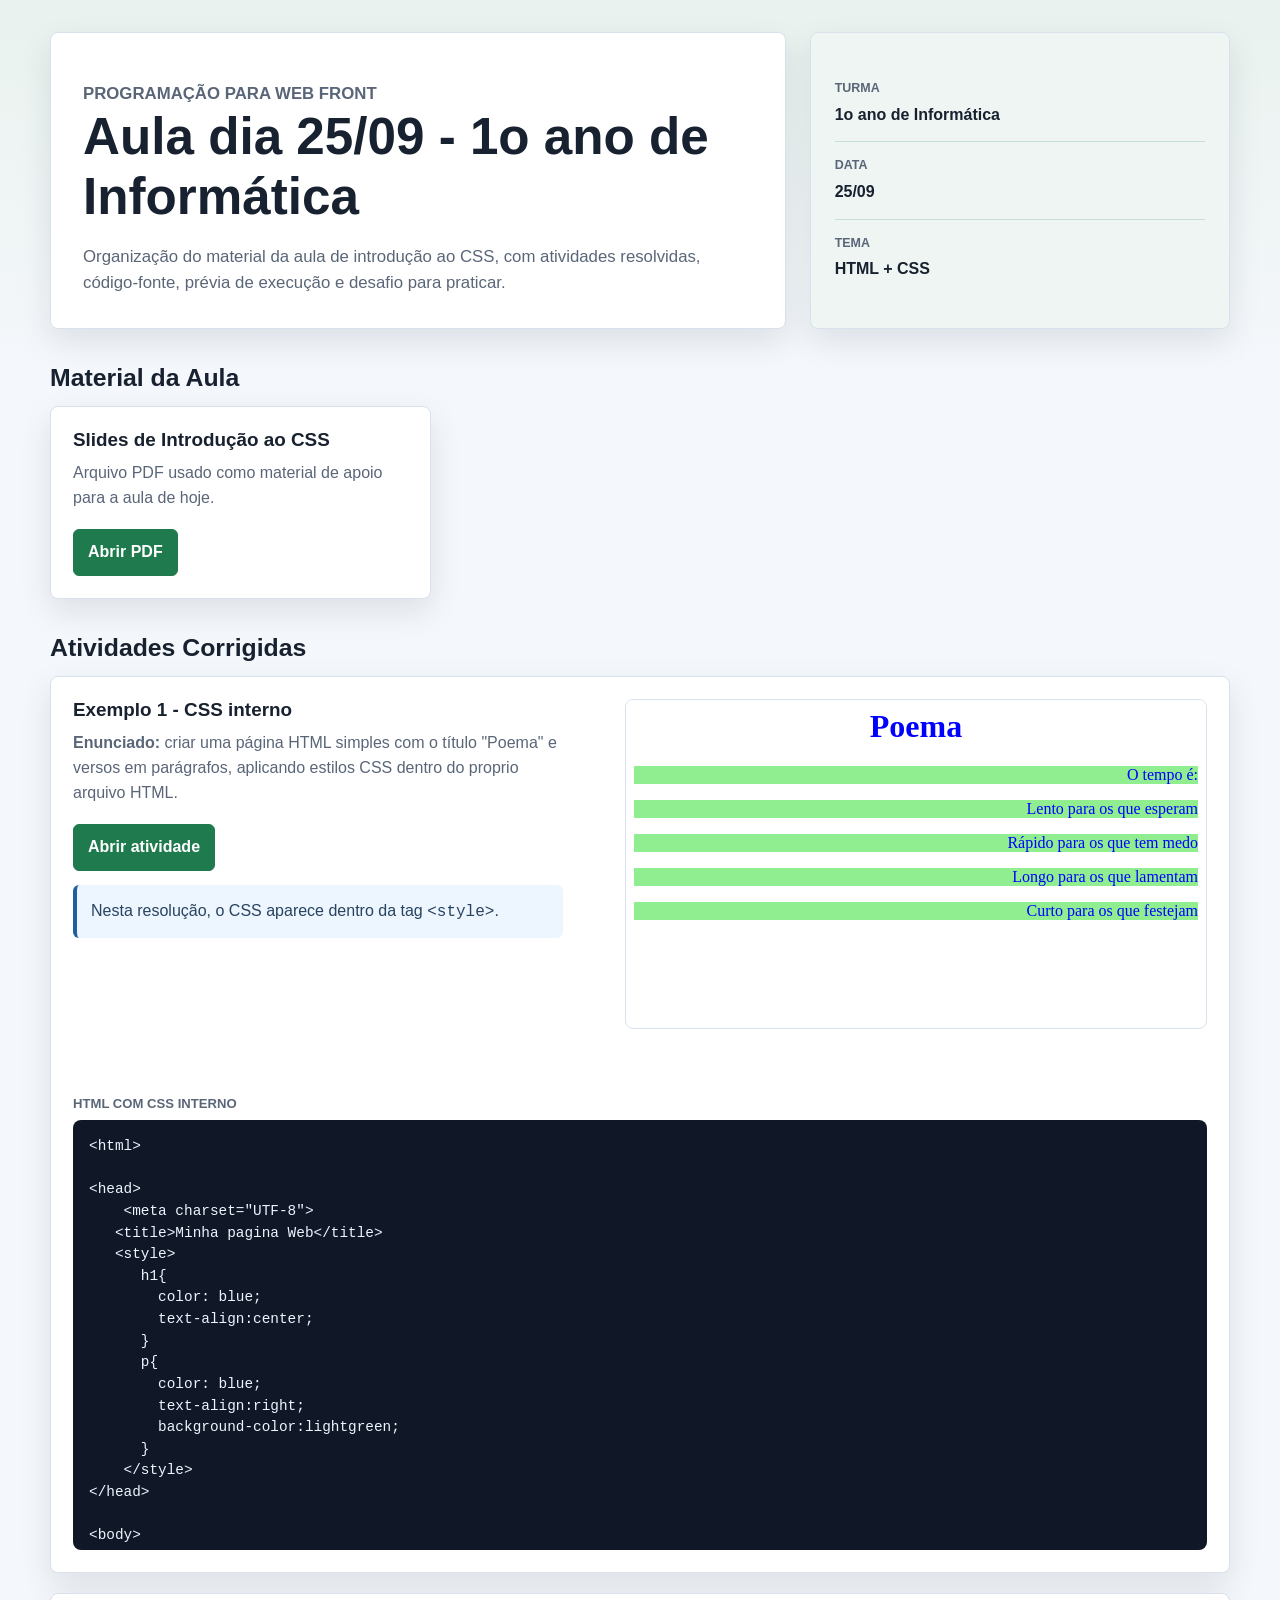
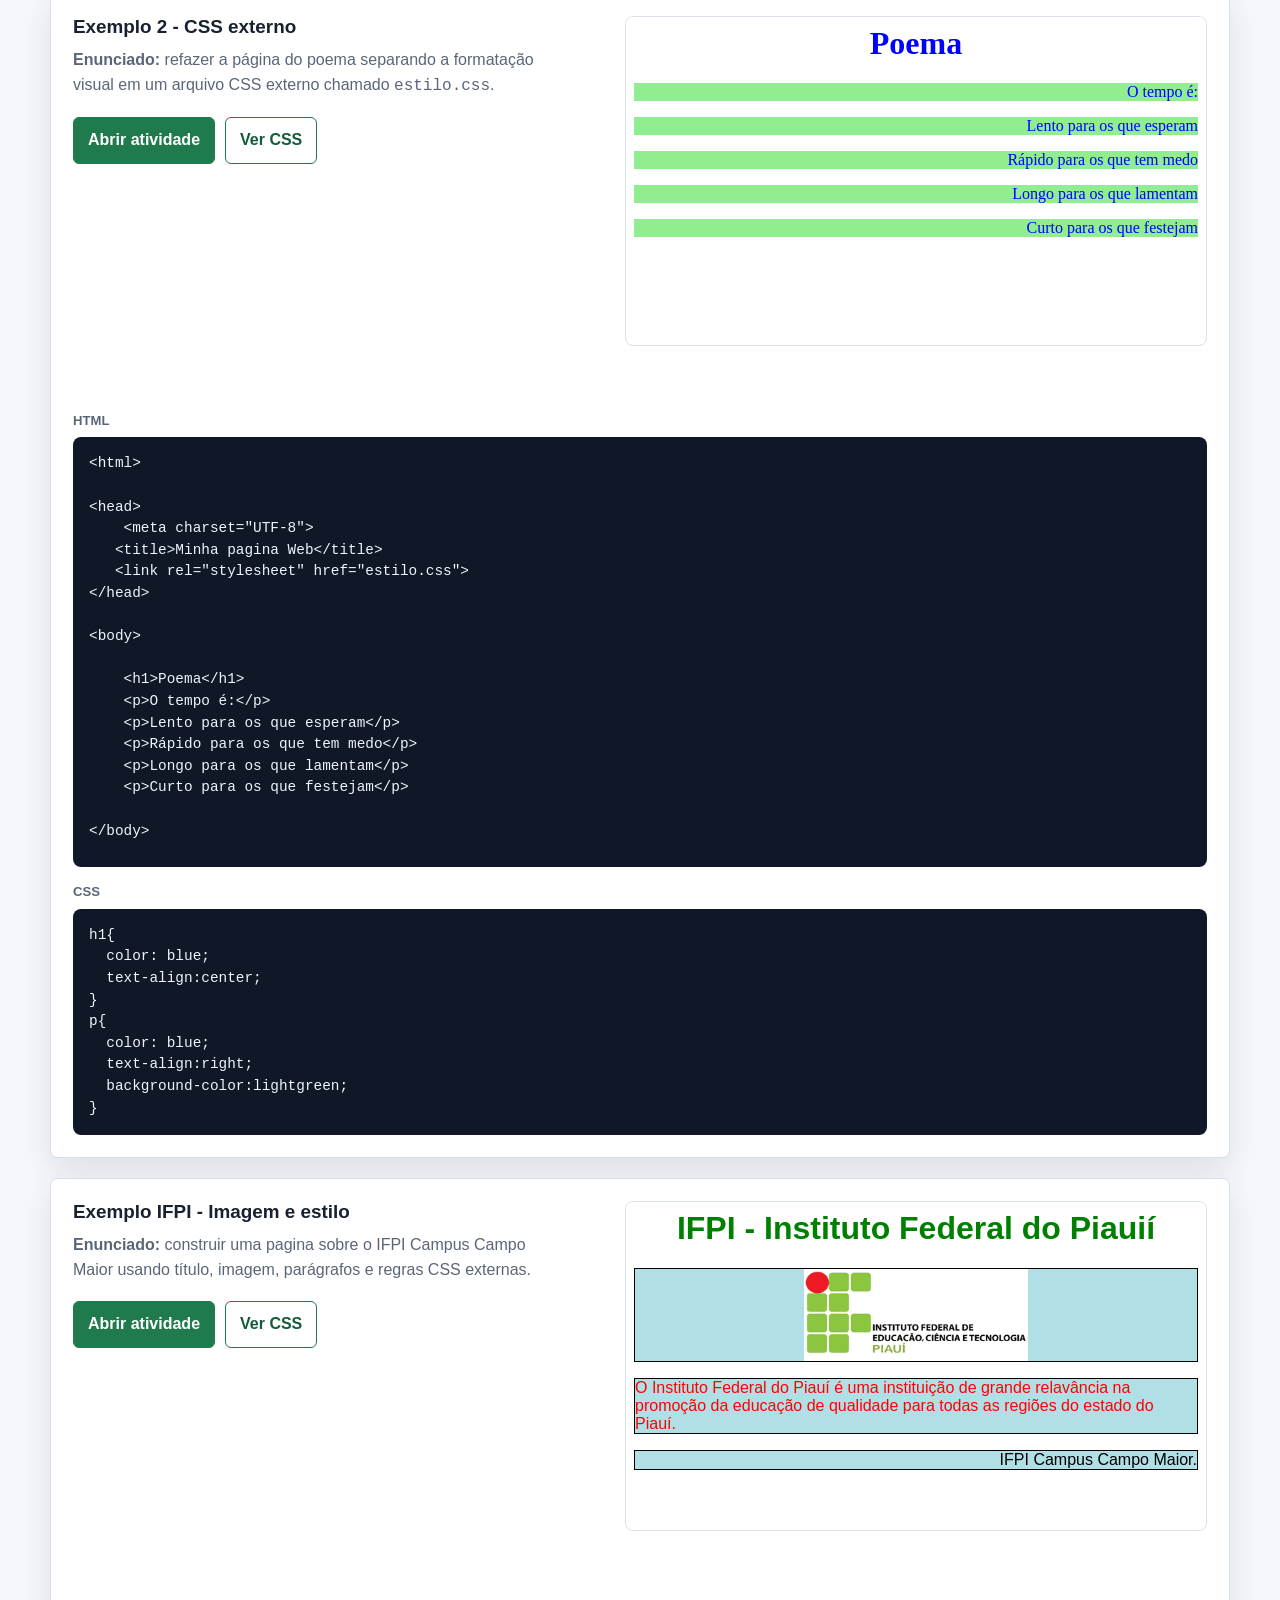
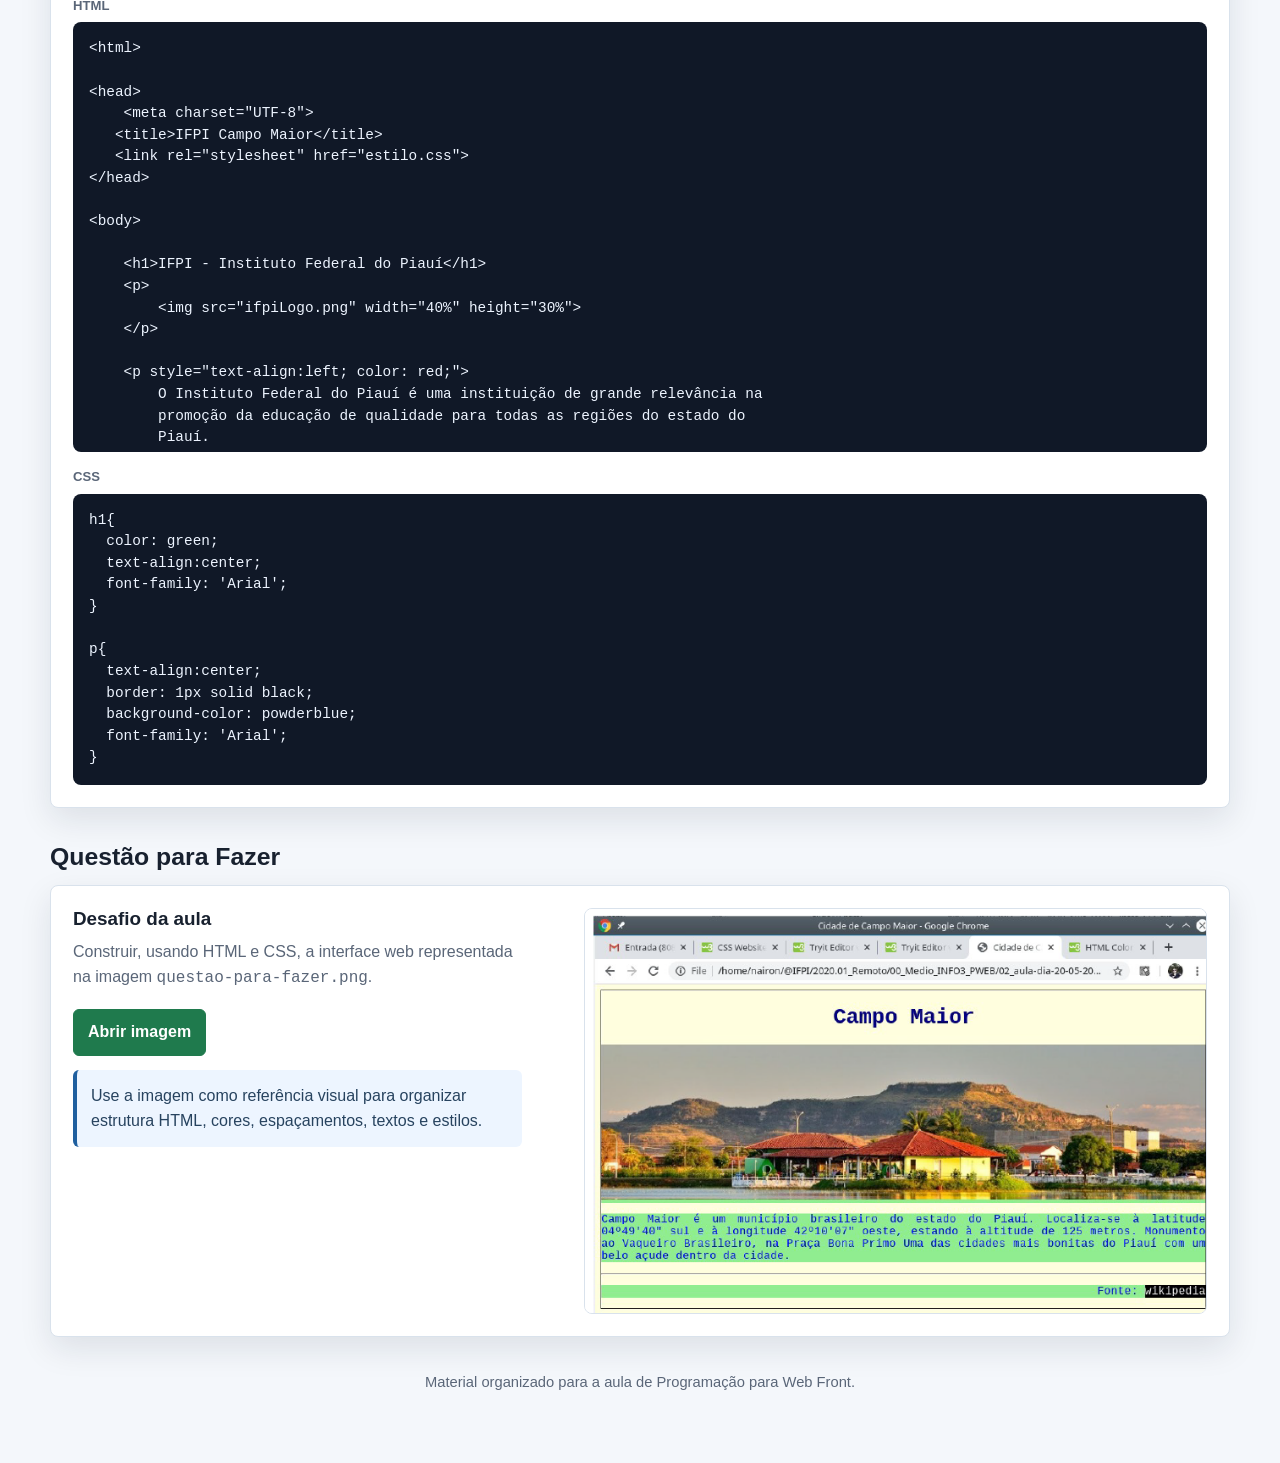
<file: index.html>
<!DOCTYPE html>
<html lang="pt-BR">
<head>
  <meta charset="UTF-8">
  <meta name="viewport" content="width=device-width, initial-scale=1.0">
  <title>Aula 25/09 - Programa&ccedil;&atilde;o para Web Front</title>
  <style>
    :root {
      --bg: #f4f7fb;
      --surface: #ffffff;
      --surface-soft: #eef5f2;
      --text: #18212f;
      --muted: #5a6678;
      --primary: #1f7a4d;
      --primary-dark: #135c39;
      --accent: #1f5f9f;
      --border: #d9e2ec;
      --shadow: 0 12px 32px rgba(24, 33, 47, 0.10);
      --code-bg: #101827;
    }

    * {
      box-sizing: border-box;
    }

    body {
      margin: 0;
      font-family: Arial, Helvetica, sans-serif;
      color: var(--text);
      background:
        linear-gradient(180deg, #e9f2ee 0%, rgba(233, 242, 238, 0) 360px),
        var(--bg);
      line-height: 1.55;
    }

    a {
      color: inherit;
    }

    .page {
      width: min(1180px, calc(100% - 32px));
      margin: 0 auto;
      padding: 32px 0 48px;
    }

    .hero {
      display: grid;
      grid-template-columns: 1.4fr 0.8fr;
      gap: 24px;
      align-items: stretch;
      margin-bottom: 24px;
    }

    .hero-main,
    .hero-side,
    .card {
      background: var(--surface);
      border: 1px solid var(--border);
      border-radius: 8px;
      box-shadow: var(--shadow);
    }

    .hero-main {
      padding: 32px;
    }

    .eyebrow {
      margin: 0 0 10px;
      color: var(--primary-dark);
      font-size: 0.82rem;
      font-weight: 700;
      letter-spacing: 0;
      text-transform: uppercase;
    }

    h1,
    h2,
    h3 {
      margin: 0;
      line-height: 1.18;
    }

    h1 {
      max-width: 780px;
      font-size: clamp(2rem, 4vw, 3.6rem);
    }

    .hero-main p {
      max-width: 760px;
      margin: 16px 0 0;
      color: var(--muted);
      font-size: 1.05rem;
    }

    .hero-side {
      display: grid;
      gap: 14px;
      padding: 24px;
      align-content: center;
      background: var(--surface-soft);
    }

    .info-item {
      padding-bottom: 14px;
      border-bottom: 1px solid rgba(31, 122, 77, 0.18);
    }

    .info-item:last-child {
      padding-bottom: 0;
      border-bottom: 0;
    }

    .info-label {
      display: block;
      color: var(--muted);
      font-size: 0.78rem;
      font-weight: 700;
      text-transform: uppercase;
    }

    .info-value {
      display: block;
      margin-top: 4px;
      font-weight: 700;
    }

    .section-title {
      margin: 34px 0 14px;
      font-size: 1.55rem;
    }

    .grid {
      display: grid;
      grid-template-columns: repeat(3, minmax(0, 1fr));
      gap: 18px;
    }

    .card {
      overflow: hidden;
    }

    .card-body {
      padding: 22px;
    }

    .card h3 {
      font-size: 1.18rem;
    }

    .card p {
      margin: 10px 0 0;
      color: var(--muted);
    }

    .actions {
      display: flex;
      flex-wrap: wrap;
      gap: 10px;
      margin-top: 18px;
    }

    .button {
      display: inline-flex;
      align-items: center;
      justify-content: center;
      min-height: 42px;
      padding: 10px 14px;
      border-radius: 6px;
      border: 1px solid var(--primary);
      background: var(--primary);
      color: #ffffff;
      font-weight: 700;
      text-decoration: none;
    }

    .button.secondary {
      background: #ffffff;
      color: var(--primary-dark);
    }

    .activity {
      display: grid;
      grid-template-columns: minmax(0, 0.92fr) minmax(0, 1.08fr);
      gap: 18px;
      margin-bottom: 20px;
    }

    .preview {
      min-height: 320px;
      border: 1px solid var(--border);
      border-radius: 8px;
      overflow: hidden;
      background: #ffffff;
    }

    iframe {
      width: 100%;
      height: 100%;
      min-height: 320px;
      border: 0;
      background: #ffffff;
    }

    .code-group {
      display: grid;
      grid-column: 1 / -1;
      gap: 12px;
    }

    .code-title {
      display: inline-block;
      margin: 0 0 6px;
      color: var(--muted);
      font-size: 0.82rem;
      font-weight: 700;
      text-transform: uppercase;
    }

    pre {
      max-height: 430px;
      margin: 0;
      padding: 16px;
      overflow: auto;
      border-radius: 8px;
      background: var(--code-bg);
      color: #edf4ff;
      font-size: 0.9rem;
      line-height: 1.5;
    }

    code {
      font-family: Consolas, Monaco, "Courier New", monospace;
    }

    .challenge {
      display: grid;
      grid-template-columns: minmax(0, 0.85fr) minmax(280px, 1.15fr);
      gap: 18px;
      align-items: start;
    }

    .challenge img {
      display: block;
      width: 100%;
      border: 1px solid var(--border);
      border-radius: 8px;
      background: #ffffff;
    }

    .note {
      margin-top: 14px;
      padding: 14px;
      border-left: 4px solid var(--accent);
      background: #edf5ff;
      color: #27435f;
      border-radius: 6px;
    }

    footer {
      margin-top: 34px;
      color: var(--muted);
      text-align: center;
      font-size: 0.92rem;
    }

    @media (max-width: 980px) {
      .hero,
      .activity,
      .challenge {
        grid-template-columns: 1fr;
      }

      .grid {
        grid-template-columns: 1fr;
      }
    }

    @media (max-width: 560px) {
      .page {
        width: min(100% - 20px, 1180px);
        padding-top: 18px;
      }

      .hero-main,
      .hero-side,
      .card-body {
        padding: 18px;
      }

      pre {
        font-size: 0.78rem;
      }
    }
  </style>
</head>
<body>
  <main class="page">
    <section class="hero" aria-labelledby="titulo-aula">
      <div class="hero-main">
        <p class="eyebrow">Programa&ccedil;&atilde;o para Web Front</p>
        <h1 id="titulo-aula">Aula dia 25/09 - 1o ano de Inform&aacute;tica</h1>
        <p>
          Organiza&ccedil;&atilde;o do material da aula de introdu&ccedil;&atilde;o ao CSS, com atividades
          resolvidas, c&oacute;digo-fonte, pr&eacute;via de execu&ccedil;&atilde;o e desafio para praticar.
        </p>
      </div>

      <aside class="hero-side" aria-label="Informacoes da aula">
        <div class="info-item">
          <span class="info-label">Turma</span>
          <span class="info-value">1o ano de Inform&aacute;tica</span>
        </div>
        <div class="info-item">
          <span class="info-label">Data</span>
          <span class="info-value">25/09</span>
        </div>
        <div class="info-item">
          <span class="info-label">Tema</span>
          <span class="info-value">HTML + CSS</span>
        </div>
      </aside>
    </section>

    <section aria-labelledby="materiais">
      <h2 class="section-title" id="materiais">Material da Aula</h2>
      <div class="grid">
        <article class="card">
          <div class="card-body">
            <h3>Slides de Introdu&ccedil;&atilde;o ao CSS</h3>
            <p>
              Arquivo PDF usado como material de apoio para a aula de hoje.
            </p>
            <div class="actions">
              <a class="button" href="VIDEO1_1aSemana_SLIDES_17_12_2020_INTRO_CSS_Parte_I_II_III.pdf" target="_blank" rel="noopener">
                Abrir PDF
              </a>
            </div>
          </div>
        </article>
      </div>
    </section>

    <section aria-labelledby="atividades">
      <h2 class="section-title" id="atividades">Atividades Corrigidas</h2>

      <article class="card activity">
        <div class="card-body">
          <h3>Exemplo 1 - CSS interno</h3>
          <p>
            <strong>Enunciado:</strong> criar uma p&aacute;gina HTML simples com o
            t&iacute;tulo "Poema" e versos em par&aacute;grafos, aplicando estilos CSS dentro
            do proprio arquivo HTML.
          </p>
          <div class="actions">
            <a class="button" href="codigos/exemplo1/index.html" target="_blank" rel="noopener">Abrir atividade</a>
          </div>
          <div class="note">
            Nesta resolu&ccedil;&atilde;o, o CSS aparece dentro da tag <code>&lt;style&gt;</code>.
          </div>
        </div>
        <div class="card-body">
          <div class="preview">
            <iframe title="Previa do Exemplo 1" src="codigos/exemplo1/index.html"></iframe>
          </div>
        </div>
        <div class="card-body code-group">
          <div>
            <span class="code-title">HTML com CSS interno</span>
            <pre><code>&lt;html&gt;

&lt;head&gt;
    &lt;meta charset="UTF-8"&gt;
   &lt;title&gt;Minha pagina Web&lt;/title&gt;
   &lt;style&gt;
      h1{
        color: blue; 
        text-align:center;
      }
      p{
        color: blue; 
        text-align:right; 
        background-color:lightgreen;
      }
    &lt;/style&gt;
&lt;/head&gt;

&lt;body&gt;
  
    &lt;h1&gt;Poema&lt;/h1&gt;
    &lt;p&gt;O tempo &eacute;:&lt;/p&gt;
    &lt;p&gt;Lento para os que esperam&lt;/p&gt;
    &lt;p&gt;R&aacute;pido para os que tem medo&lt;/p&gt;
    &lt;p&gt;Longo para os que lamentam&lt;/p&gt;
    &lt;p&gt;Curto para os que festejam&lt;/p&gt;

&lt;/body&gt;

&lt;/html&gt;</code></pre>
          </div>
        </div>
      </article>

      <article class="card activity">
        <div class="card-body">
          <h3>Exemplo 2 - CSS externo</h3>
          <p>
            <strong>Enunciado:</strong> refazer a p&aacute;gina do poema separando a
            formata&ccedil;&atilde;o visual em um arquivo CSS externo chamado
            <code>estilo.css</code>.
          </p>
          <div class="actions">
            <a class="button" href="codigos/exemplo2/index.html" target="_blank" rel="noopener">Abrir atividade</a>
            <a class="button secondary" href="codigos/exemplo2/estilo.css" target="_blank" rel="noopener">Ver CSS</a>
          </div>
        </div>
        <div class="card-body">
          <div class="preview">
            <iframe title="Previa do Exemplo 2" src="codigos/exemplo2/index.html"></iframe>
          </div>
        </div>
        <div class="card-body code-group">
          <div>
            <span class="code-title">HTML</span>
            <pre><code>&lt;html&gt;

&lt;head&gt;
    &lt;meta charset="UTF-8"&gt;
   &lt;title&gt;Minha pagina Web&lt;/title&gt;
   &lt;link rel="stylesheet" href="estilo.css"&gt;
&lt;/head&gt;

&lt;body&gt;
  
    &lt;h1&gt;Poema&lt;/h1&gt;
    &lt;p&gt;O tempo &eacute;:&lt;/p&gt;
    &lt;p&gt;Lento para os que esperam&lt;/p&gt;
    &lt;p&gt;R&aacute;pido para os que tem medo&lt;/p&gt;
    &lt;p&gt;Longo para os que lamentam&lt;/p&gt;
    &lt;p&gt;Curto para os que festejam&lt;/p&gt;

&lt;/body&gt;

&lt;/html&gt;</code></pre>
          </div>
          <div>
            <span class="code-title">CSS</span>
            <pre><code>h1{
  color: blue; 
  text-align:center;
}
p{
  color: blue; 
  text-align:right; 
  background-color:lightgreen;
}</code></pre>
          </div>
        </div>
      </article>

      <article class="card activity">
        <div class="card-body">
          <h3>Exemplo IFPI - Imagem e estilo</h3>
          <p>
            <strong>Enunciado:</strong> construir uma pagina sobre o IFPI Campus
            Campo Maior usando t&iacute;tulo, imagem, par&aacute;grafos e regras CSS externas.
          </p>
          <div class="actions">
            <a class="button" href="codigos/exemplo3-ifpi/index.html" target="_blank" rel="noopener">Abrir atividade</a>
            <a class="button secondary" href="codigos/exemplo3-ifpi/estilo.css" target="_blank" rel="noopener">Ver CSS</a>
          </div>
        </div>
        <div class="card-body">
          <div class="preview">
            <iframe title="Previa do Exemplo IFPI" src="codigos/exemplo3-ifpi/index.html"></iframe>
          </div>
        </div>
        <div class="card-body code-group">
          <div>
            <span class="code-title">HTML</span>
            <pre><code>&lt;html&gt;

&lt;head&gt;
    &lt;meta charset="UTF-8"&gt;
   &lt;title&gt;IFPI Campo Maior&lt;/title&gt;
   &lt;link rel="stylesheet" href="estilo.css"&gt;
&lt;/head&gt;

&lt;body&gt;
  
    &lt;h1&gt;IFPI - Instituto Federal do Piau&iacute;&lt;/h1&gt;
    &lt;p&gt;
        &lt;img src="ifpiLogo.png" width="40%" height="30%"&gt;
    &lt;/p&gt;

    &lt;p style="text-align:left; color: red;"&gt;
        O Instituto Federal do Piau&iacute; &eacute; uma institui&ccedil;&atilde;o de grande relev&acirc;ncia na
        promo&ccedil;&atilde;o da educa&ccedil;&atilde;o de qualidade para todas as regi&otilde;es do estado do 
        Piau&iacute;.
    &lt;/p&gt;

    &lt;p style="text-align:right;"&gt;
       IFPI Campus Campo Maior.     
    &lt;/p&gt;

&lt;/body&gt;

&lt;/html&gt;</code></pre>
          </div>
          <div>
            <span class="code-title">CSS</span>
            <pre><code>h1{
  color: green;
  text-align:center;
  font-family: 'Arial';
}

p{
  text-align:center;
  border: 1px solid black;
  background-color: powderblue;
  font-family: 'Arial';  
}</code></pre>
          </div>
        </div>
      </article>
    </section>

    <section aria-labelledby="desafio">
      <h2 class="section-title" id="desafio">Quest&atilde;o para Fazer</h2>
      <article class="card challenge">
        <div class="card-body">
          <h3>Desafio da aula</h3>
          <p>
            Construir, usando HTML e CSS, a interface web representada na imagem
            <code>questao-para-fazer.png</code>.
          </p>
          <div class="actions">
            <a class="button" href="codigos/questao-para-fazer.png" target="_blank" rel="noopener">Abrir imagem</a>
          </div>
          <div class="note">
            Use a imagem como refer&ecirc;ncia visual para organizar estrutura HTML,
            cores, espa&ccedil;amentos, textos e estilos.
          </div>
        </div>
        <div class="card-body">
          <img src="codigos/questao-para-fazer.png" alt="Imagem da questao para fazer em HTML e CSS">
        </div>
      </article>
    </section>

    <footer>
      Material organizado para a aula de Programa&ccedil;&atilde;o para Web Front.
    </footer>
  </main>
</body>
</html>
</file>
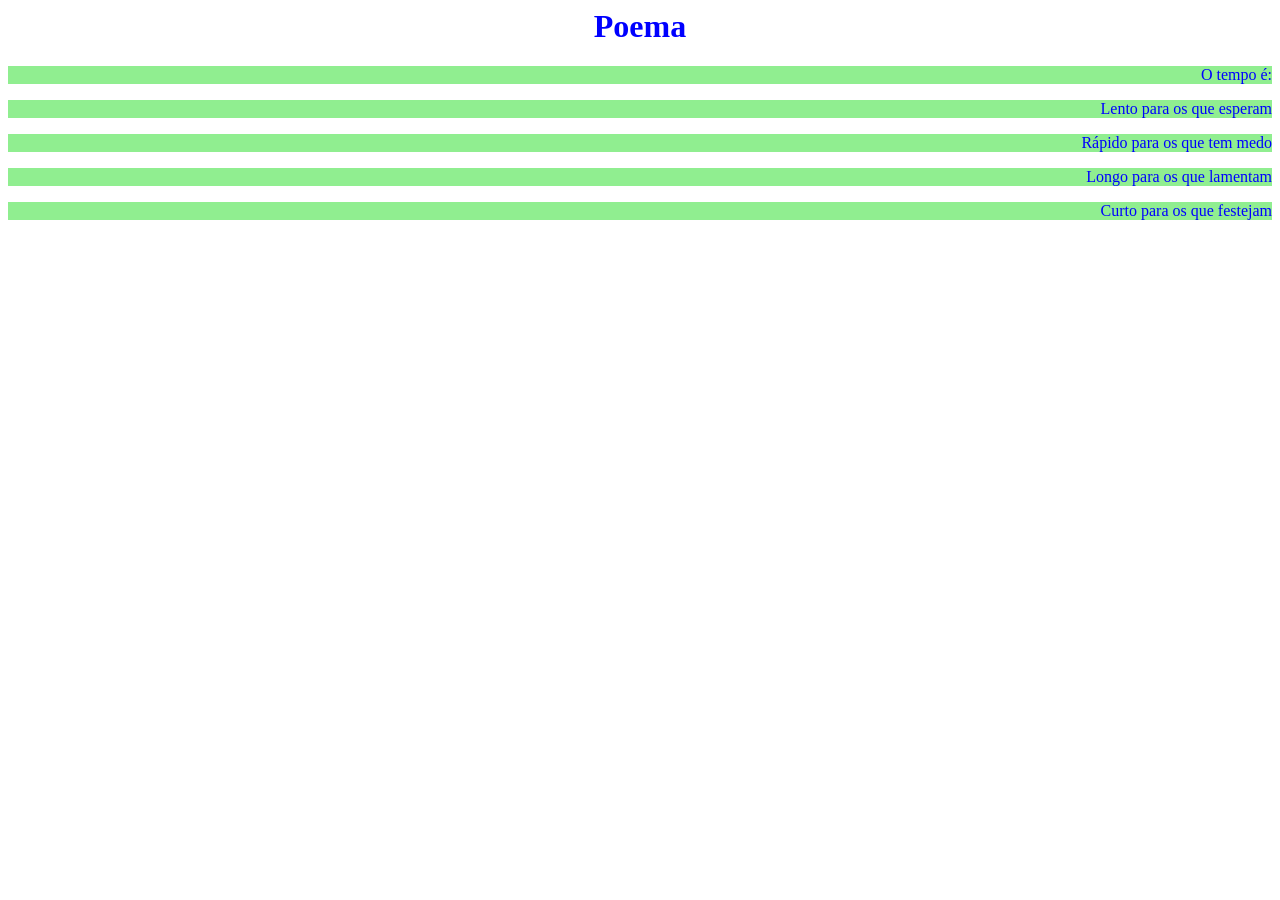
<file: codigos/exemplo1/index.html>
<html>

<head>
    <meta charset="UTF-8">
   <title>Minha pagina Web</title>
   <style>
      h1{
        color: blue; 
        text-align:center;
      }
      p{
        color: blue; 
        text-align:right; 
        background-color:lightgreen;
      }
    </style>
</head>

<body>
  
    <h1>Poema</h1>
    <p>O tempo é:</p>
    <p>Lento para os que esperam</p>
    <p>Rápido para os que tem medo</p>
    <p>Longo para os que lamentam</p>
    <p>Curto para os que festejam</p>

</body>

</html>
</file>
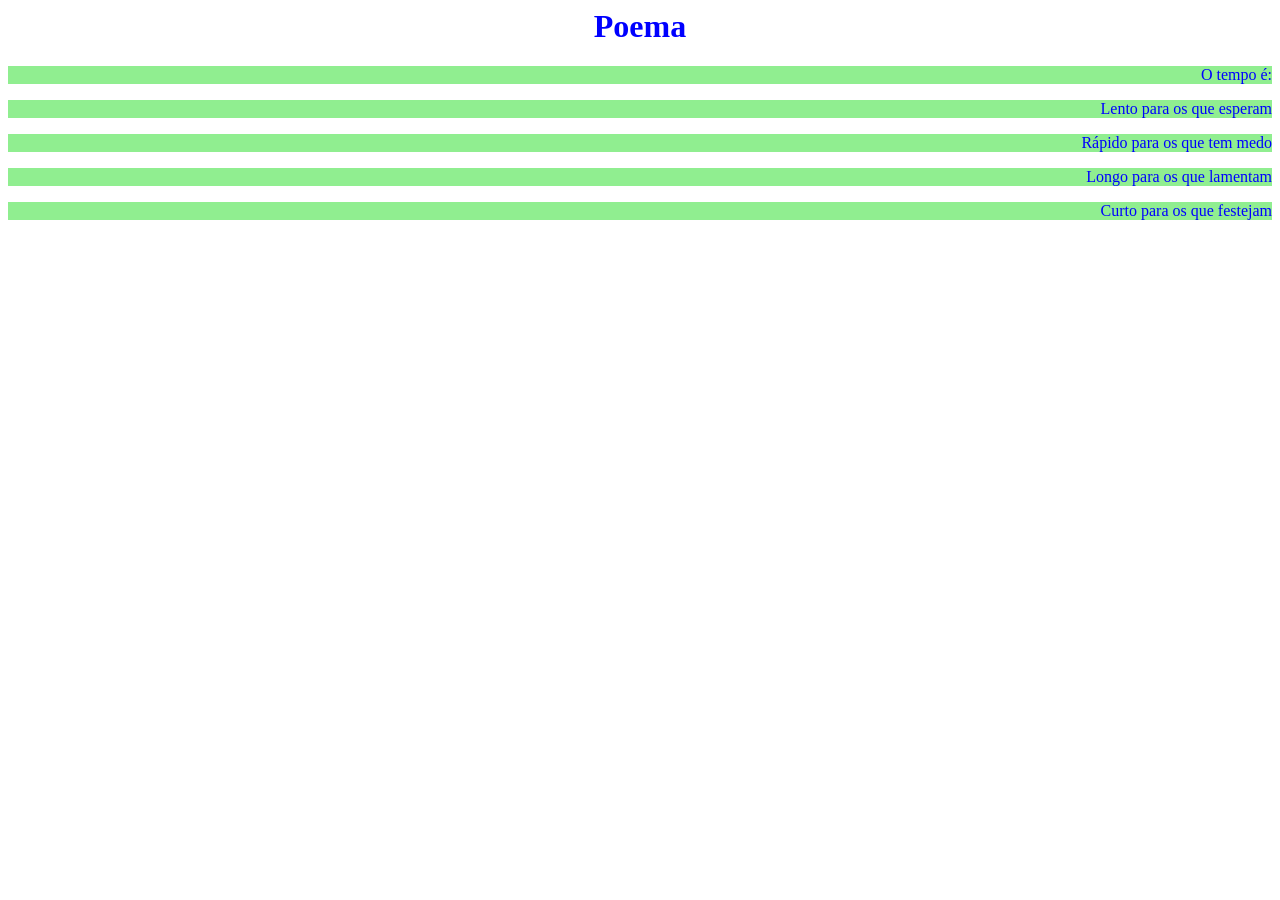
<file: codigos/exemplo2/index.html>
<html>

<head>
    <meta charset="UTF-8">
   <title>Minha pagina Web</title>
   <link rel="stylesheet" href="estilo.css">
</head>

<body>
  
    <h1>Poema</h1>
    <p>O tempo é:</p>
    <p>Lento para os que esperam</p>
    <p>Rápido para os que tem medo</p>
    <p>Longo para os que lamentam</p>
    <p>Curto para os que festejam</p>

</body>

</html>
</file>
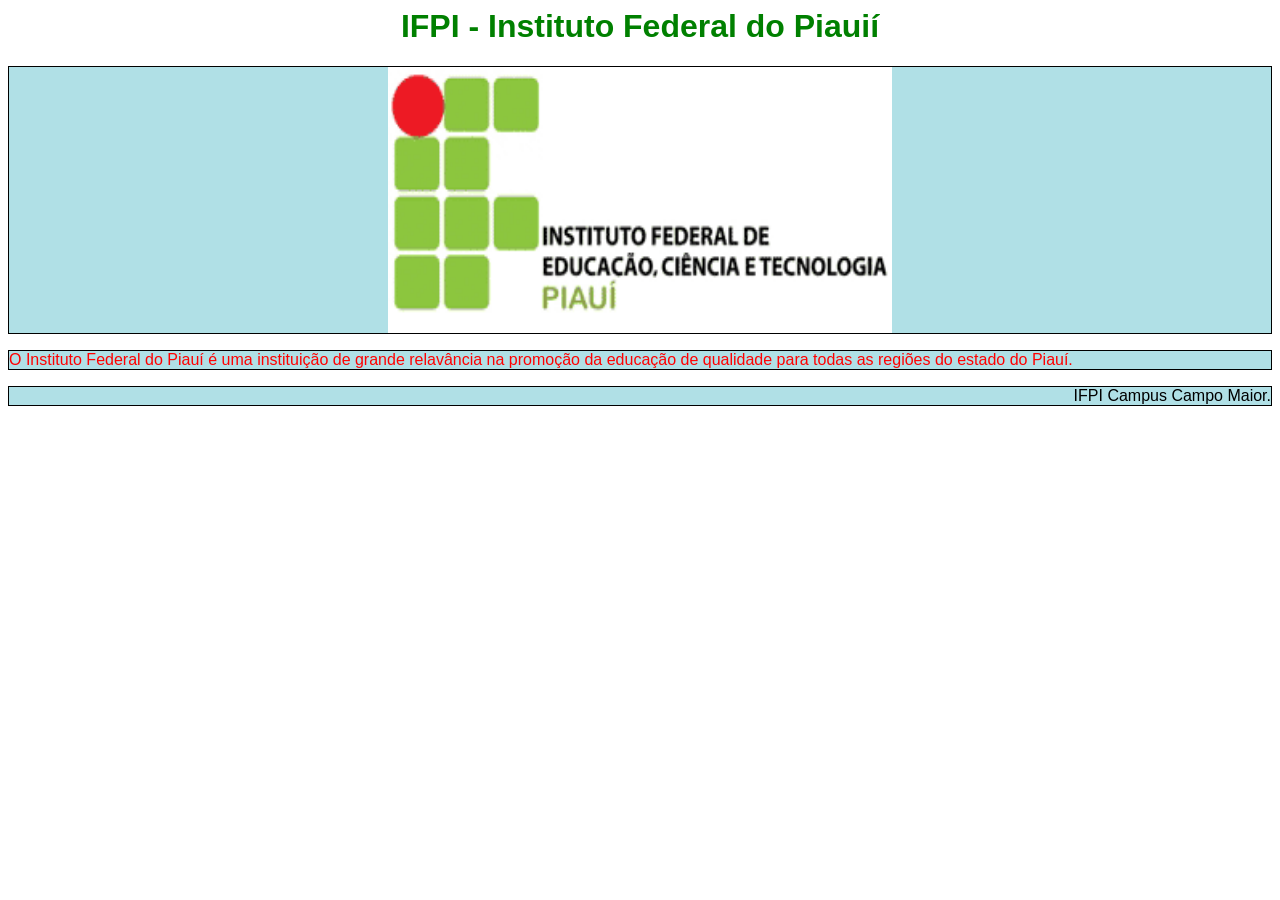
<file: codigos/exemplo3-ifpi/index.html>
<html>

<head>
    <meta charset="UTF-8">
   <title>IFPI Campo Maior</title>
   <link rel="stylesheet" href="estilo.css">
</head>

<body>
  
    <h1>IFPI - Instituto Federal do Piauií</h1>
    <p>
        <img src="ifpiLogo.png" width="40%" height="30%">
    </p>

    <p style="text-align:left; color: red;">
        O Instituto Federal do Piauí é uma instituição de grande relavância na
        promoção da educação de qualidade para todas as regiões do estado do 
        Piauí.
    </p>

    <p style="text-align:right;">
       IFPI Campus Campo Maior.     
    </p>

</body>

</html>
</file>
<file: codigos/exemplo2/estilo.css>
h1{
        color: blue; 
        text-align:center;
      }
      p{
        color: blue; 
        text-align:right; 
        background-color:lightgreen;
      }
</file>
<file: codigos/exemplo3-ifpi/estilo.css>
h1{
  color: green;
  text-align:center;
  font-family: 'Arial';
}

p{
  text-align:center;
  border: 1px solid black;
  background-color: powderblue;
  font-family: 'Arial';  
}
</file>
